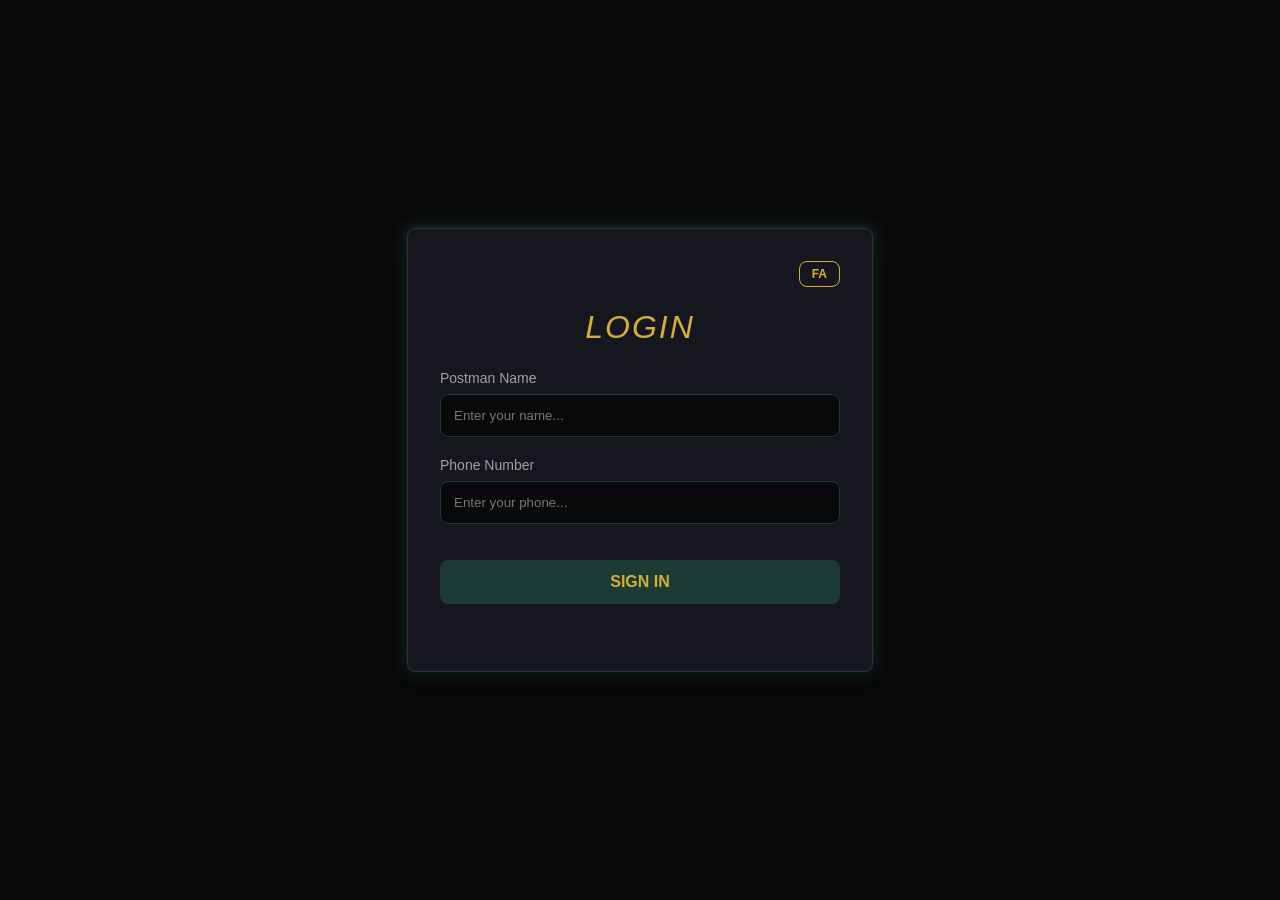
<file: PostalSystem.UI/html/index.html>
<!DOCTYPE html>
<html lang="en">
    <head>
        <meta charset="UTF-8">
        <meta name="viewport" content="width=device-width, initial-scale=1.0">
        <title>Postal System - Login</title>
        <link rel="stylesheet" href="../css/style.css">
        <link rel="stylesheet" href="../css/auth.css">
    </head>
    <body>
        <main class="card">
            <div class="nav-right">
                <button class="lang-toggle" id="langToggle">FA</button>
            </div>
            <h1 data-i18n="login_title">LOGIN</h1>
            <div class="form-group">
                <label for="name" data-i18n="login_label_name">Postman Name</label>
                <input type="text" id="name" data-i18n-placeholder="login_placeholder_name" placeholder="Enter your name...">
            </div>
            <div class="form-group">
                <label for="phone" data-i18n="login_label_phone">Phone Number</label>
                <input type="text" id="phone" data-i18n-placeholder="login_placeholder_phone" placeholder="Enter your phone...">
            </div>
            <button id="loginBtn" data-i18n="login_btn">SIGN IN</button>
            <div id="message"></div>
        </main>

        <script src="../js/i18n.js"></script>
        <script src="../js/auth.js"></script>
    </body>
</html>
</file>
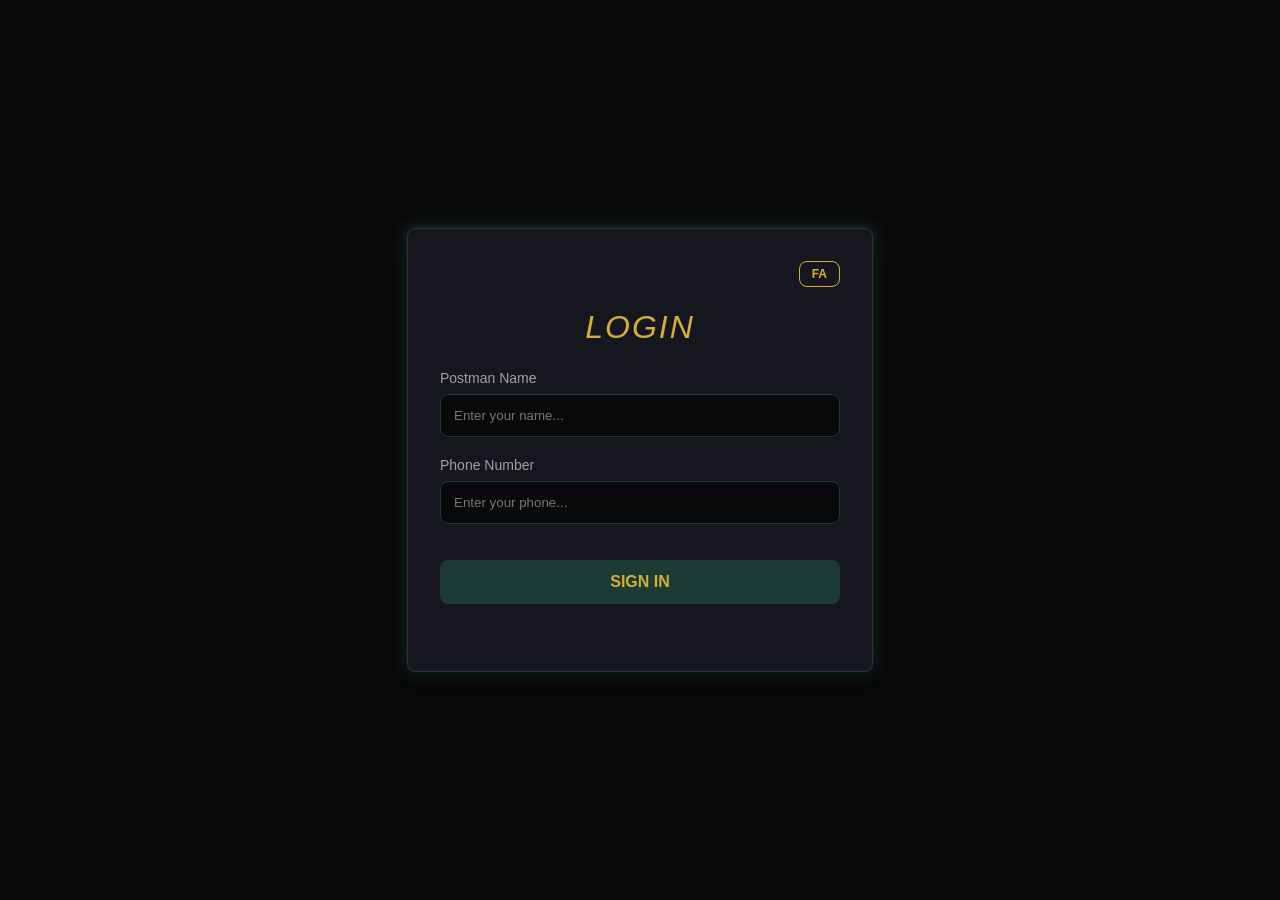
<file: PostalSystem.UI/html/cancel.html>
<!DOCTYPE html>
<html lang="en">
    <head>
        <meta charset="UTF-8">
        <meta name="viewport" content="width=device-width, initial-scale=1.0">
        <title>Cancel Package</title>
        <link rel="stylesheet" href="../css/style.css">
        <link rel="stylesheet" href="../css/cancel.css">
    </head>
    <body class="action-page">
        <div id="navbar-placeholder"></div>

        <main class="main-container">
            <div class="action-card cancel-package">
                <h2 data-i18n="cancel_page_title">Cancel Packages Which were Registered at Your Warehouse</h2>

                <section class="available-section">
                    <h3 data-i18n="cancel_avail_header">Packages Which can be Cancelled</h3>
                    <div class="table-wrapper">
                        <table class="package-table">
                            <thead>
                                <tr>
                                    <th data-i18n="col_guid">Tracking GUID</th>
                                    <th data-i18n="col_dest">Destination</th>
                                    <th data-i18n="col_fragile">Fragile</th>
                                </tr>
                            </thead>
                            <tbody id="availablePackagesList">
                                <!-- Rows added via JS -->
                            </tbody>
                        </table>
                    </div>
                </section>

                <hr class="divider">

                <section class="manual-section">
                    <h3 data-i18n="manual_header">Manual Entry</h3>
                    <div class="form-group">
                        <label for="pickGuid" data-i18n="manual_guid_label">Tracking GUID</label>
                        <input type="text" id="pickGuid" data-i18n-placeholder="manual_guid_placeholder" placeholder="Enter Tracking GUID...">
                    </div>
                    <button class="cancel-button" id="pickBtn" data-i18n="cancel_submit_btn">CANCEL THIS PACKAGE</button>
                </section>
                <div id="message"></div>
            </div>
        </main>

        <script src="../js/api.js"></script>
        <script src="../js/i18n.js"></script>
        <script src="../js/cancel.js"></script>
    </body>
</html>
</file>
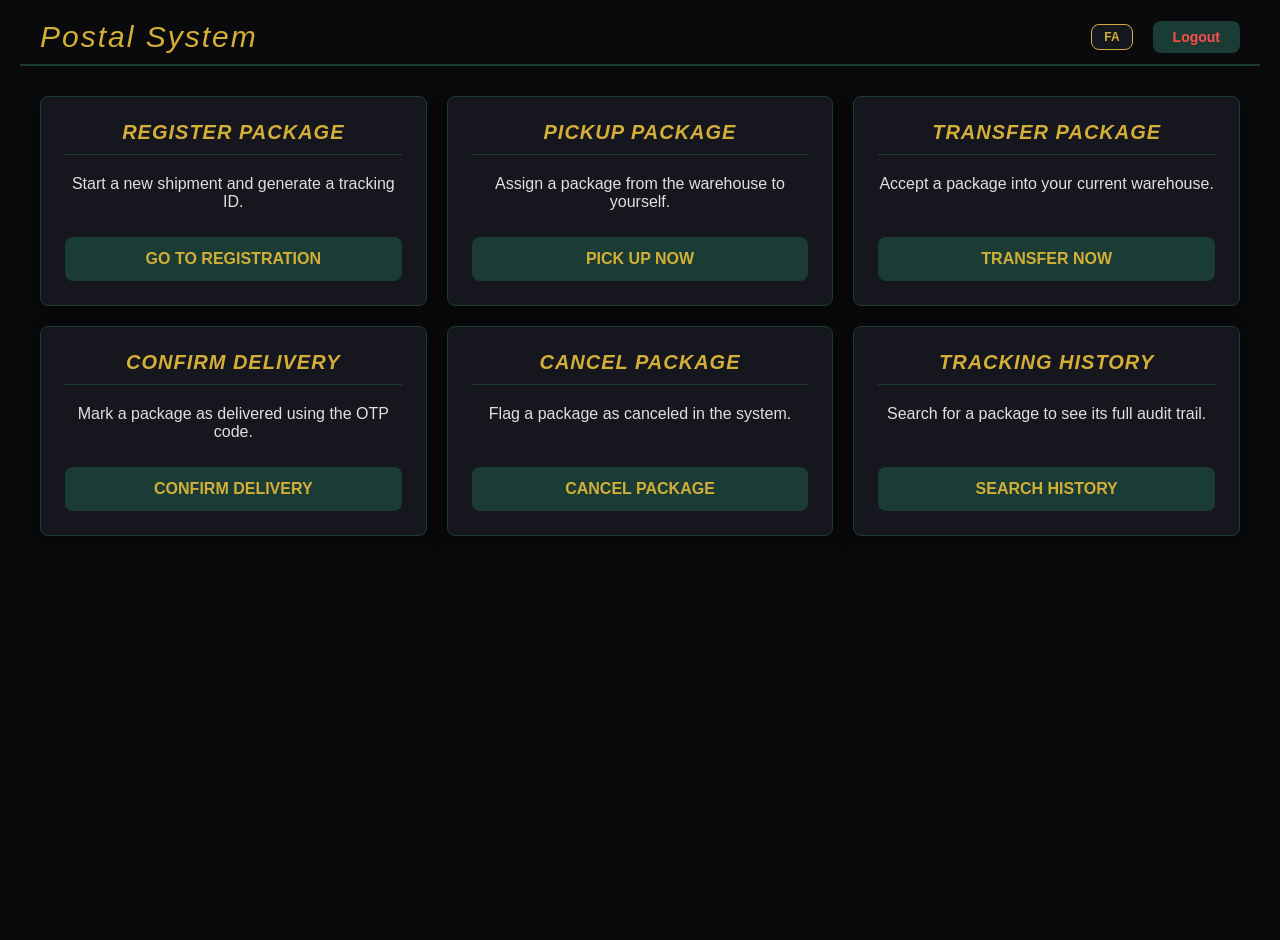
<file: PostalSystem.UI/html/dashboard.html>
<!DOCTYPE html>
<html lang="en">
    <head>
        <meta charset="UTF-8">
        <meta name="viewport" content="width=device-width, initial-scale=1.0">
        <title data-i18n="dashboard_title">Postman Dashboard - Postal Terminal</title>
        <link rel="stylesheet" href="../css/style.css">
        <link rel="stylesheet" href="../css/dashboard.css">
    </head>
    <body>
        <div id="navbar-placeholder"></div>

        <main class="dashboard-grid">
            <div class="action-card" onclick="window.location.href='register.html'">
                <h2 data-i18n="dashboard_reg_title">Register Package</h2>
                <p data-i18n="dashboard_reg_desc">Start a new shipment and generate a tracking ID.</p>
                <button data-i18n="dashboard_reg_btn">GO TO REGISTRATION</button>
            </div>

            <div class="action-card" onclick="window.location.href='pickup.html'">
                <h2 data-i18n="dashboard_pickup_title">Pickup Package</h2>
                <p data-i18n="dashboard_pickup_desc">Assign a package from the warehouse to yourself.</p>
                <button data-i18n="dashboard_pickup_btn">PICK UP NOW</button>
            </div>

            <div class="action-card" onclick="window.location.href='transfer.html'">
                <h2 data-i18n="dashboard_transfer_title">Transfer Package</h2>
                <p data-i18n="dashboard_transfer_desc">Accept a package into your current warehouse.</p>
                <button data-i18n="dashboard_transfer_btn">TRANSFER NOW</button>
            </div>

            <div class="action-card" onclick="window.location.href='deliver.html'">
                <h2 data-i18n="dashboard_deliver_title">Confirm Delivery</h2>
                <p data-i18n="dashboard_deliver_desc">Mark a package as delivered using the OTP code.</p>
                <button data-i18n="dashboard_deliver_btn">CONFIRM DELIVERY</button>
            </div>

            <div class="action-card" onclick="window.location.href='cancel.html'">
                <h2 data-i18n="dashboard_cancel_title">Cancel Package</h2>
                <p data-i18n="dashboard_cancel_desc">Flag a package as canceled in the system.</p>
                <button data-i18n="dashboard_cancel_btn">CANCEL PACKAGE</button>
            </div>

            <div class="action-card" onclick="window.location.href='history.html'">
                <h2 data-i18n="dashboard_history_title">Tracking History</h2>
                <p data-i18n="dashboard_history_desc">Search for a package to see its full audit trail.</p>
                <button data-i18n="dashboard_history_btn">SEARCH HISTORY</button>
            </div>
        </main>

        <script src="../js/i18n.js"></script>
        <script src="../js/api.js"></script>
        <script src="../js/dashboard.js"></script>
        <script>
            // Call this immediately so the page translates before the user sees the default English
            initLanguage();
        </script>
    </body>
</html>
</file>
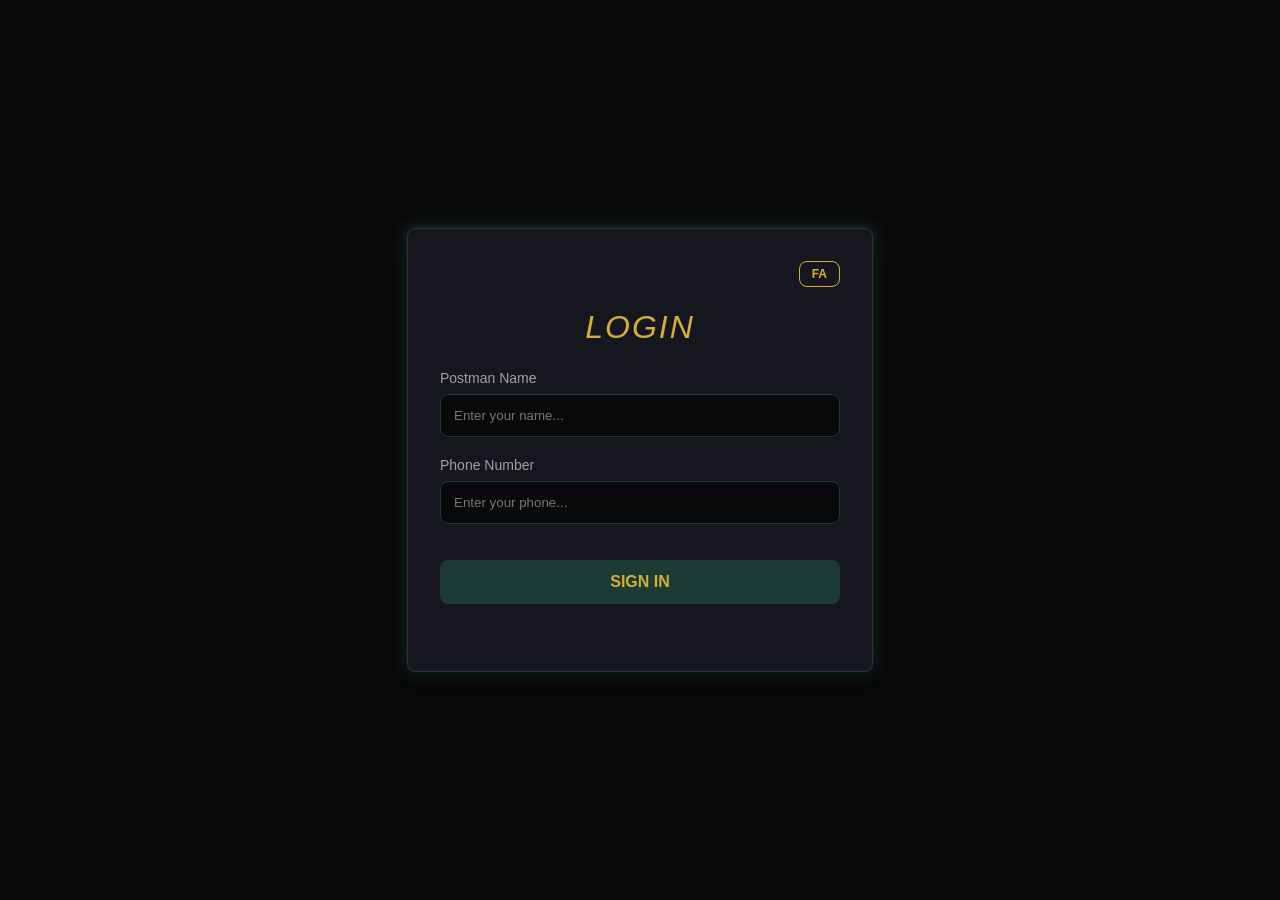
<file: PostalSystem.UI/html/deliver.html>
<!DOCTYPE html>
<html lang="en">
    <head>
        <meta charset="UTF-8">
        <meta name="viewport" content="width=device-width, initial-scale=1.0">
        <title>Deliver Package</title>
        <link rel="stylesheet" href="../css/style.css">
    </head>
    <body class="action-page">
        <div id="navbar-placeholder"></div>

        <main class="main-container">
            <div class="action-card deliver-package">
                <h2 data-i18n="deliver_page_title">Deliver a Package You Currently Have</h2>

                <section class="available-section">
                    <h3 data-i18n="deliver_avail_header">Packages You Currently Have</h3>
                    <div class="table-wrapper">
                        <table class="package-table">
                            <thead>
                                <tr>
                                    <th data-i18n="col_guid">Tracking GUID</th>
                                    <th data-i18n="col_dest">Destination</th>
                                    <th data-i18n="col_fragile">Fragile</th>
                                </tr>
                            </thead>
                            <tbody id="availablePackagesList">
                                <!-- Rows added via JS -->
                            </tbody>
                        </table>
                    </div>
                </section>

                <hr class="divider">

                <section class="manual-section">
                    <h3 data-i18n="manual_header">Manual Entry</h3>
                    <div class="form-group">
                        <label for="pickGuid" data-i18n="manual_guid_label">Tracking GUID</label>
                        <input type="text" id="pickGuid" data-i18n-placeholder="manual_guid_placeholder" placeholder="Enter Tracking GUID...">
                    </div>
                    <div class="form-group">
                        <label for="pickOtp" data-i18n="deliver_otp_label">Delivery OTP</label>
                        <input type="text" id="pickOtp" data-i18n-placeholder="deliver_otp_placeholder" placeholder="Enter The OTP provided during the package registration...">
                    </div>
                    <button id="pickBtn" data-i18n="deliver_submit_btn">DELIVER</button>
                </section>
                <div id="message"></div>
            </div>
        </main>

        <script src="../js/api.js"></script>
        <script src="../js/i18n.js"></script>
        <script src="../js/deliver.js"></script>
    </body>
</html>
</file>
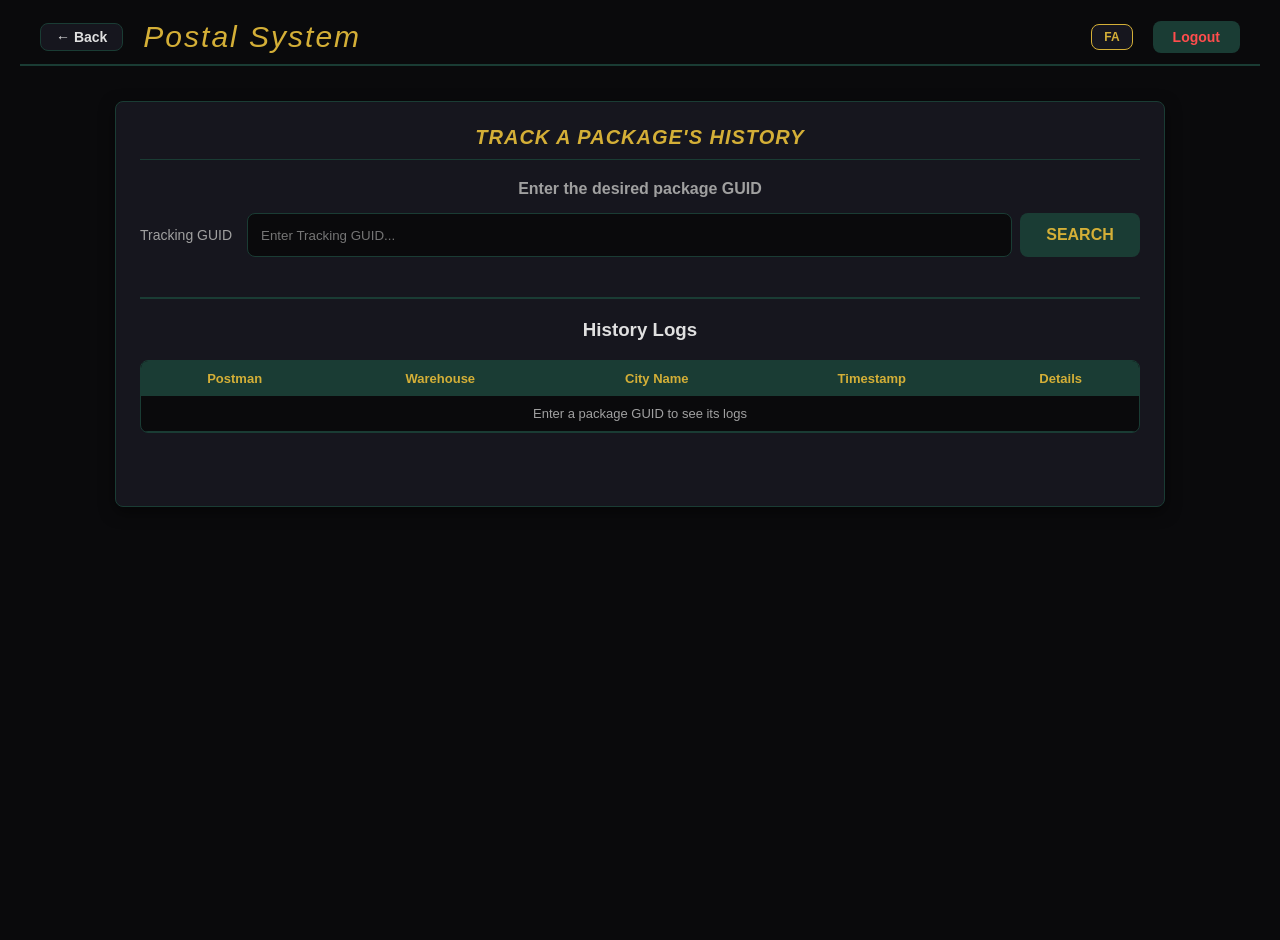
<file: PostalSystem.UI/html/history.html>
<!DOCTYPE html>
<html lang="en">
    <head>
        <meta charset="UTF-8">
        <meta name="viewport" content="width=device-width, initial-scale=1.0">
        <title>Tracking History</title>
        <link rel="stylesheet" href="../css/style.css">
        <link rel="stylesheet" href="../css/history.css">
    </head>
    <body class="action-page">
        <div id="navbar-placeholder"></div>

        <main class="main-container">
            <div class="action-card tracking-history">
                <h2 data-i18n="history_page_title">Track a package's History</h2>

                <section class="manual-section">
                    <h3 data-i18n="history_search_label">Enter the desired package GUID</h3>
                    <div class="search-container">
                        <label for="pickGuid" data-i18n="manual_guid_label">Tracking GUID:</label>
                        <div class="form-group">
                            <input type="text" id="pickGuid" data-i18n-placeholder="manual_guid_placeholder" placeholder="Enter Tracking GUID...">
                            <button id="pickBtn" data-i18n="history_search_btn">SEARCH</button>
                        </div>
                    </div>
                </section>

                <hr class="divider">

                <section class="available-section">
                    <h3 data-i18n="history_logs_header">History Logs</h3>
                    <div class="table-wrapper">
                        <table class="package-table">
                            <thead>
                                <tr>
                                    <th data-i18n="col_postman">Postman</th>
                                    <th data-i18n="col_warehouse">Warehouse</th>
                                    <th data-i18n="col_city">City Name</th>
                                    <th data-i18n="col_timestamp">Timestamp</th>
                                    <th data-i18n="col_details">Details</th>
                                </tr>
                            </thead>
                            <tbody id="trackingHistoryList">
                                <!-- Rows added via JS -->
                            </tbody>
                        </table>
                    </div>
                </section>
                <div id="message"></div>
            </div>
        </main>

        <script src="../js/api.js"></script>
        <script src="../js/i18n.js"></script>
        <script src="../js/history.js"></script>
    </body>
</html>
</file>
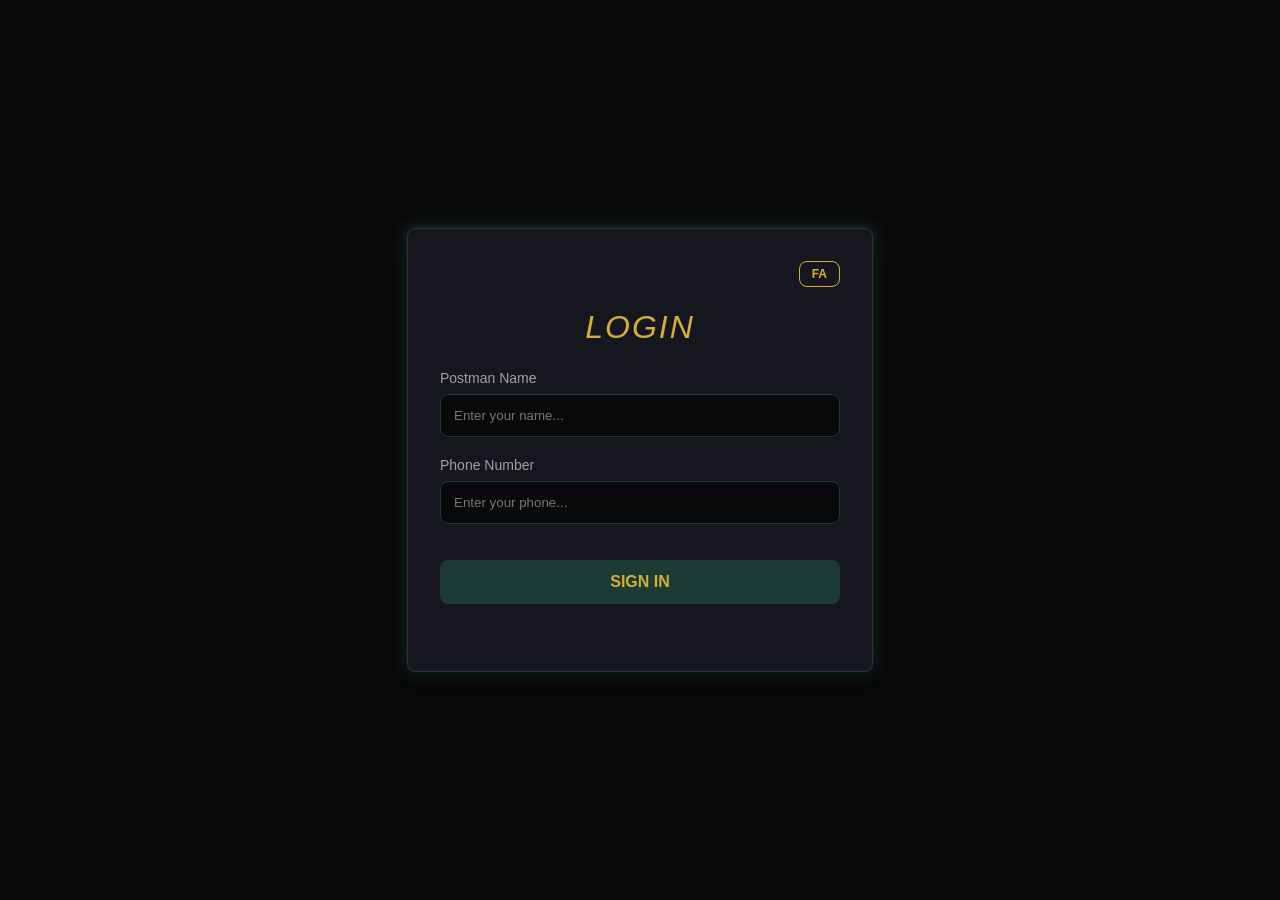
<file: PostalSystem.UI/html/pickup.html>
<!DOCTYPE html>
<html lang="en">
    <head>
        <meta charset="UTF-8">
        <meta name="viewport" content="width=device-width, initial-scale=1.0">
        <title data-i18n="pickup_page_title">Pickup Package</title>
        <link rel="stylesheet" href="../css/style.css">
    </head>
    <body class="action-page">
        <div id="navbar-placeholder"></div>

        <main class="main-container">
            <div class="action-card pickup-package">
                <h2 data-i18n="pickup_form_header">Pickup Packages from Your Warehouse</h2>

                <section class="available-section">
                    <h3 data-i18n="pickup_avail_header">Available in Your Warehouse</h3>
                    <div class="table-wrapper">
                        <table class="package-table">
                            <thead>
                                <tr>
                                    <th data-i18n="col_guid">Tracking GUID</th>
                                    <th data-i18n="col_dest">Destination</th>
                                    <th data-i18n="col_fragile">Fragile</th>
                                </tr>
                            </thead>
                            <tbody id="availablePackagesList">
                                <!-- Rows added via JS -->
                            </tbody>
                        </table>
                    </div>
                </section>

                <hr class="divider">

                <section class="manual-section">
                    <h3 data-i18n="manual_header">Manual Entry</h3>
                    <div class="form-group">
                        <label for="pickGuid" data-i18n="manual_guid_label">Tracking GUID</label>
                        <input type="text" id="pickGuid" data-i18n-placeholder="manual_guid_placeholder" placeholder="Enter Tracking GUID...">
                    </div>
                    <button id="pickBtn" data-i18n="pickup_submit_btn">PICK UP</button>
                </section>
                <div id="message"></div>
            </div>
        </main>

        <script src="../js/i18n.js"></script>
        <script src="../js/api.js"></script>
        <script src="../js/pickup.js"></script>
        <script>
            initLanguage();
        </script>
    </body>
</html>
</file>
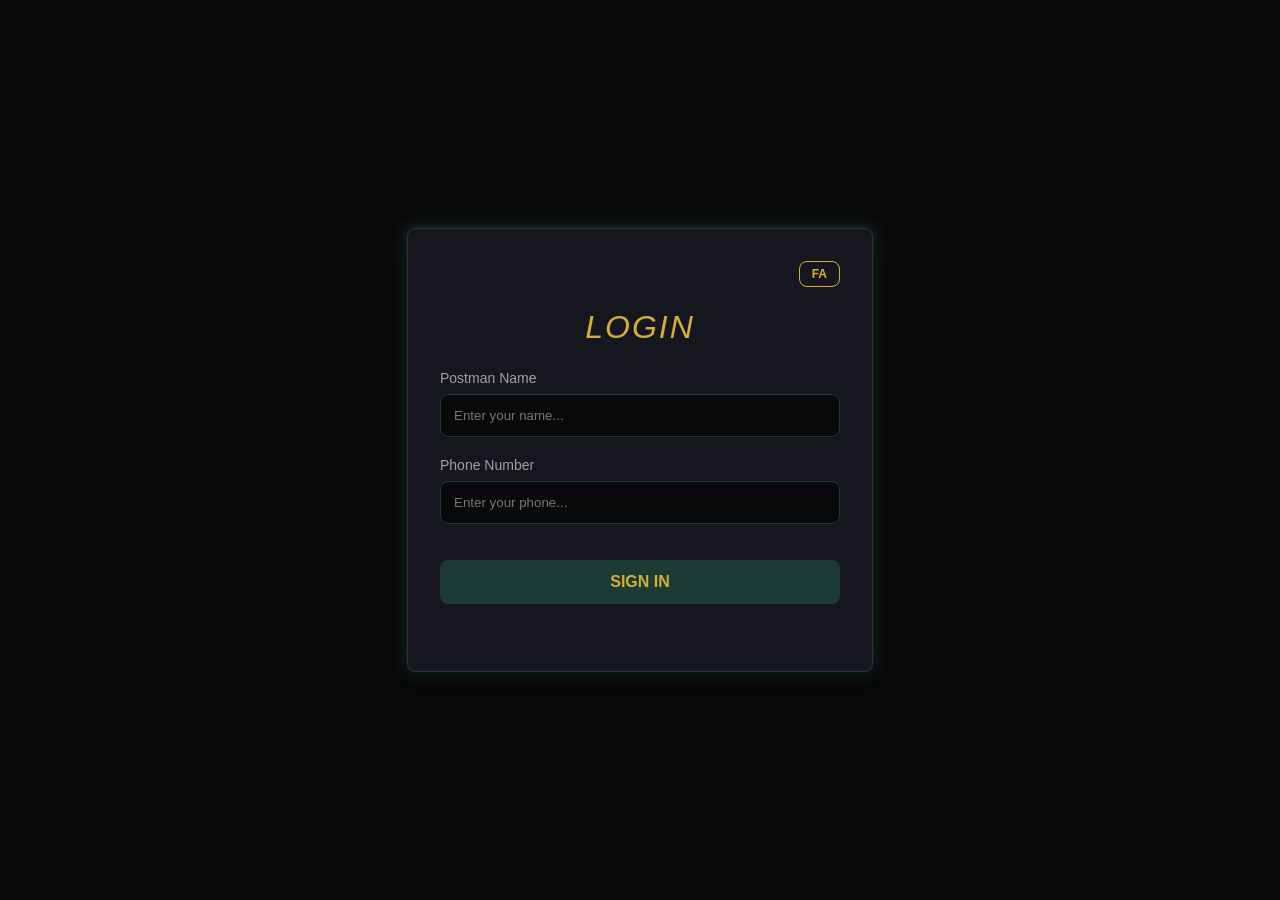
<file: PostalSystem.UI/html/register.html>
<!DOCTYPE html>
<html lang="en">
    <head>
        <meta charset="UTF-8">
        <meta name="viewport" content="width=device-width, initial-scale=1.0">
        <title data-i18n="reg_page_title">Register Package - Postal Terminal</title>
        <link rel="stylesheet" href="../css/style.css">
        <link rel="stylesheet" href="../css/register.css">
    </head>
    <body class="action-page">
        <div id="navbar-placeholder"></div>

        <main class="main-container">
            <div class="action-card register-package">
                <h2 data-i18n="reg_form_header">Register New Packages</h2>

                <div class="form-group">
                    <label for="regDestCitySelect" data-i18n="reg_city_label">Destination City</label>
                    <select id="regDestCitySelect" class="form-control">
                        <option value="" data-i18n="reg_city_placeholder">-- Select Destination City --</option>
                    </select>
                </div>

                <div class="form-group">
                    <label for="regAddress" data-i18n="reg_addr_label">Destination Address</label>
                    <input type="text" id="regAddress" data-i18n-placeholder="reg_addr_placeholder" placeholder="Street, House №, Apartment...">
                </div>

                <div class="form-group fragile">
                    <label for="regFragile" class="fragile-label">
                        <input type="checkbox" id="regFragile">
                        <span data-i18n="reg_fragile_label">Fragile Package</span>
                    </label>
                </div>

                <button id="regBtn" data-i18n="reg_submit_btn">Register Package</button>
                <div id="message"></div>
            </div>
        </main>

        <script src="../js/i18n.js"></script>
        <script src="../js/api.js"></script>
        <script src="../js/register.js"></script>
        <script>
            initLanguage();
        </script>
    </body>
</html>
</file>
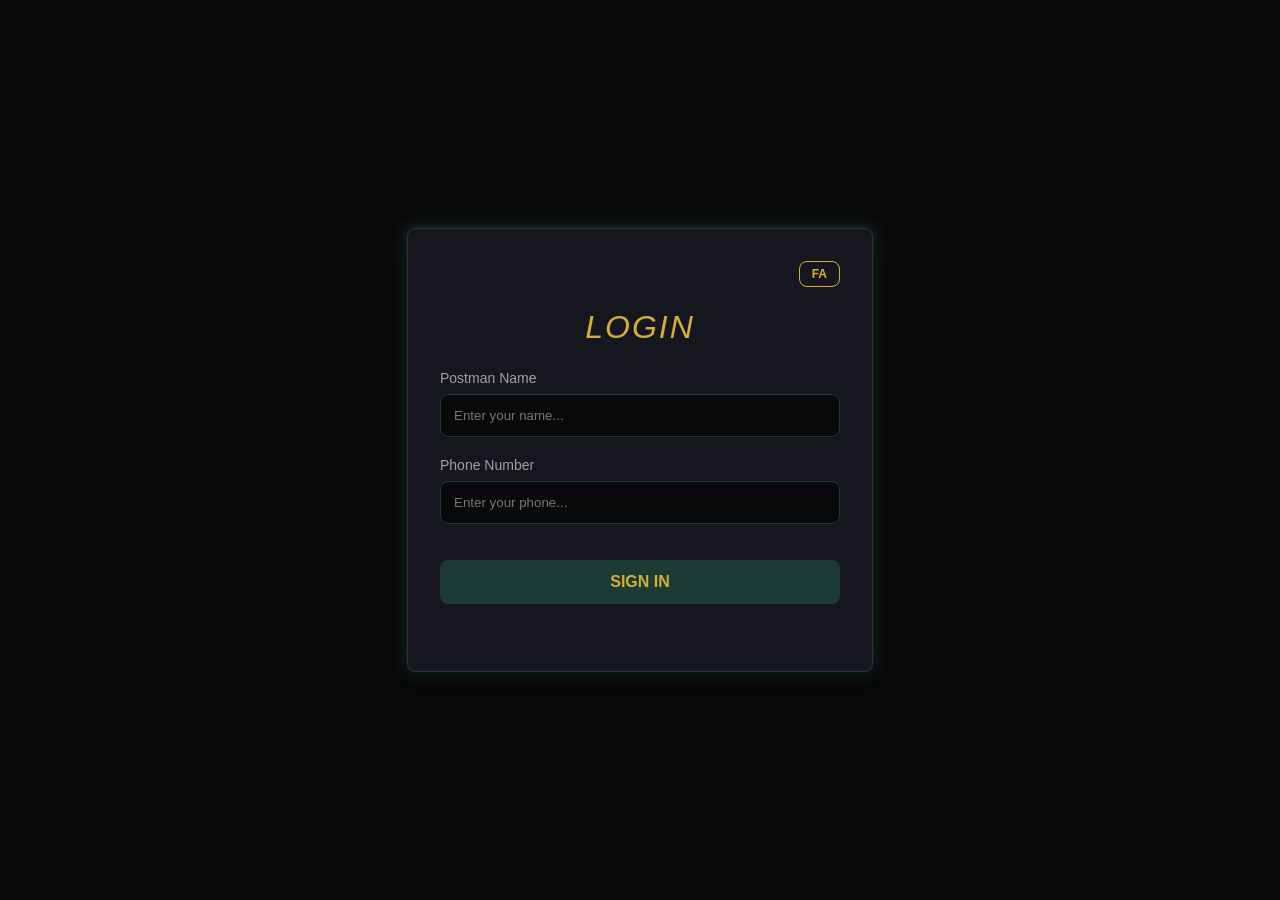
<file: PostalSystem.UI/html/transfer.html>
<!DOCTYPE html>
<html lang="en">
    <head>
        <meta charset="UTF-8">
        <meta name="viewport" content="width=device-width, initial-scale=1.0">
        <title>Transfer Package</title>
        <link rel="stylesheet" href="../css/style.css">
    </head>
    <body class="action-page">
        <div id="navbar-placeholder"></div>

        <main class="main-container">
            <div class="action-card transfer-package">
                <h2 data-i18n="transfer_page_title">Transfer Packages to Your Warehouse</h2>

                <section class="available-section">
                    <h3 data-i18n="transfer_avail_title">Available to Transfer to Your Warehouse</h3>
                    <div class="table-wrapper">
                        <table class="package-table">
                            <thead>
                                <tr>
                                    <th data-i18n="col_guid">Tracking GUID</th>
                                    <th data-i18n="col_dest">Destination</th>
                                    <th data-i18n="col_fragile">Fragile</th>
                                </tr>
                            </thead>
                            <tbody id="availablePackagesList">
                                <!-- Rows added via JS -->
                            </tbody>
                        </table>
                    </div>
                </section>

                <hr class="divider">

                <section class="manual-section">
                    <h3 data-i18n="manual_header">Manual Entry</h3>
                    <div class="form-group">
                        <label for="pickGuid" data-i18n="manual_guid_label">Tracking GUID</label>
                        <input type="text" id="pickGuid" data-i18n-placeholder="manual_guid_placeholder" placeholder="Enter Tracking GUID...">
                    </div>
                    <button id="pickBtn" data-i18n="transfer_submit_btn">TRANSFER</button>
                </section>
                <div id="message"></div>
            </div>
        </main>

        <script src="../js/api.js"></script>
        <script src="../js/i18n.js"></script>
        <script src="../js/transfer.js"></script>
    </body>
</html>
</file>
<file: PostalSystem.UI/css/style.css>
:root {
    /* Wildhunt Academy Theme */
    --bg-color: #0a0a0c;            /* Midnight Black */
    --bg-card: #16161e;             /* Slightly lighter black/purple */
    --primary-color: #1a3c34;       /* Dark Forest Green */
    --secondary-color: #6a0dad;     /* Purple for a magical contrast! */
    --accent: #d4af37;              /* Gold (Contrasts well with Dark Greens!) */
    --text-main: #e0e0e0;           /* Off-white/Silver text */
    --text-muted: #a0a0a0;          /* Muted silver */
    --shadow: rgba(0, 0, 0, 0.5);   
    --success: #00ff7f;             /* Bright Spring Green (temp: 4caf50)*/
    --error: #ff4d4d;               /* Eri's Witch Hat Red */
    --cancel-btn: #600;             /* Dark red color that matches both `--error` and `--primary-color`! */

    --transition: all 0.3s ease;
    --radius: 8px;

    --primary-font: 'Book Antiqua', 'Segoe UI', Roboto, Helvetica, Arial, sans-serif;
    --secondary-font: 'Bookman Old Style', 'Segoe UI', Roboto, Helvetica, Arial, sans-serif;
}

body {
    background-color: var(--bg-color);
    color: var(--text-main);
    font-family: var(--primary-font);
    margin: 0;
    display: flex;
    justify-content: center;
    align-items: center;
    min-height: 100vh;
}

.card {
    background-color: var(--bg-card);
    border: 1px solid var(--primary-color);
    border-radius: var(--radius);
    padding: 32px;
    box-shadow: 0 10px 30px var(--shadow), 0 0 15px var(--primary-color);
    width: 100%;
    max-width: 400px;
    text-align: center;
}

h1 {
    color: var(--accent);
    margin-bottom: 24px;
    font-weight: 300;
    font-style: italic; /*temp*/
    letter-spacing: 2px;
}

label {
    display: block;
    color: var(--text-muted);
    font-size: 14px;
}

input {
    width: 100%;
    padding: 13px;
    background-color: var(--bg-color);
    border: 1px solid var(--primary-color);
    border-radius: var(--radius);
    color: var(--text-main);
    box-sizing: border-box;
    transition: var(--transition);
}

input:focus,
select:focus {
    outline: none;
    border-color: var(--accent);
    box-shadow: 0 0 8px var(--secondary-color);
}

button {
    width: 100%;
    padding: 13px;
    background-color: var(--primary-color);
    color: var(--accent);
    border: none;
    border-radius: var(--radius);
    cursor: pointer;
    font-weight: bold;
    font-size: 16px;
    font-family: var(--secondary-font);
    transition: var(--transition);
    margin-top: 16px;
}

button:hover {
    background-color: var(--secondary-color);
    transform: translateY(-2px);
}

#message {
    margin-top: 16px;
    font-size: 14px;
    min-height: 19px;
}

.error-text {
    color: var(--error);
}

.success-text {
    color: var(--success);
}

/* Page Navigation */
.nav-header {
    display: flex;
    justify-content: space-between;
    align-items: center;
    max-width: 1200px;
    margin: 0 auto 30px auto;
    padding: 0 20px 10px;
    border-bottom: 2px solid var(--primary-color);
}

.nav-left, .nav-right {
    display: flex;
    align-items: center;
    gap: 20px;
}

.nav-back-btn {
    width: auto;
    padding: 5px 15px;
    margin: 0;
    font-size: 14px;
    background-color: var(--bg-card);
    border: 1px solid var(--primary-color);
    color: var(--text-main)
}

.nav-back-btn:hover {
    background-color: var(--secondary-color);
    color: var(--accent);
}

.lang-toggle {
    background: var(--bg-card);
    border: 1px solid var(--accent);
    color: var(--accent);
    width: auto;
    margin: 0;
    padding: 5px 12px;
    font-size: 12px;
    cursor: pointer;
    border-radius: var(--radius);
    transition: var(--transition);
}

.lang-toggle:hover {
    background-color: var(--accent);
    color: var(--bg-color);
}

.logout-btn {
    width: auto;
    padding: 8px 20px;
    margin: 0;
    font-size: 14px;
    border-color: var(--error);
    color: var(--error);
}

.logout-btn:hover {
    background: var(--error);
    color: var(--text-main);
}

/* Page Layout */
.page-title {
    font-size: 30px;
    margin: 0;
    color: var(--accent);
}

.main-container {
    display: flex;
    justify-content: center;
    align-items: flex-start;
    padding-top: 5px;
    width: 100%;
}

.form-group {
    margin-bottom: 20px;
    display: flex;
    flex-direction: column;
    gap: 8px;
    text-align: start;
}

.form-group.fragile {
    margin-bottom: 0;
}

.action-card {
    background-color: var(--bg-card);
    border: 1px solid var(--primary-color);
    border-radius: var(--radius);
    padding: 24px;
    box-shadow: 0 5px 15px var(--shadow);
    text-align: center;
}

.action-card p {
    height: 30px;
}

.action-card h2 {
    color: var(--accent);
    margin-top: 0;
    font-size: 20px;
    border-bottom: 1px solid var(--primary-color);
    padding-bottom: 10px;
    margin-bottom: 20px;
    text-transform: uppercase;
    font-style: italic; /* temp */
    letter-spacing: 1px;
}

.available-section {
    margin-bottom: 30px;
}

.manual-section h3 {
    color: var(--text-muted);
    font-size: 16px;
    margin-bottom: 15px;
}

.cancel-package,
.pickup-package,
.deliver-package,
.register-package,
.transfer-package {
    width: 500px;
}

.tracking-history {
    width: 1000px;
}

.form-group.fragile {
    display: flex; 
    gap: 10px;
    cursor: pointer;
    width: fit-content;
}

.fragile-label input {
    width: auto;
}

.fragile-label {
    display: inline-flex;
    align-items: center;
    gap: 8px;
    user-select: none;
    cursor: pointer;
}

.table-wrapper {
    max-height: 250px;
    overflow-y: auto;
    border: 1px solid var(--primary-color);
    border-radius: var(--radius);
    background: var(--bg-color);
}

.package-table {
    width: 100%;
    border-collapse: collapse;
    font-size: 13px;
}

.package-table th {
    background: var(--primary-color);
    color: var(--accent);
    position: sticky;
    top: 0;
    padding: 10px;
    text-align: center;
}

.package-table td {
    padding: 10px;
    border-bottom: 1px solid var(--primary-color);
    cursor: pointer;
}

.package-table tr:hover td {
    background: var(--secondary-color);
    color: var(--accent);
}

.package-table tr.selected td {
    background: var(--accent) !important;
    color: var(--bg-color) !important;
    font-weight: bold;
}

.divider {
    border: 0;
    border-top: 2px solid var(--primary-color);
    margin: 20px 0;
}

.action-page {
    display: block;
    padding: 20px;
}
</file>
<file: PostalSystem.UI/css/auth.css>
.lang-toggle {
    margin-inline-start: auto;
}
</file>
<file: PostalSystem.UI/css/cancel.css>
.cancel-button {
    background-color: var(--cancel-btn);
}

.cancel-button:hover {
    background-color: var(--error);
}
</file>
<file: PostalSystem.UI/css/dashboard.css>
body {
    display: block;
    padding: 20px;
}

.action-card {
    cursor: pointer;
}

.action-card:hover {
    transform: translateY(-2px);
    transition: var(--transition);
}

.dashboard-grid {
    display: grid;
    grid-template-columns: repeat(auto-fit, minmax(350px, 1fr));
    gap: 20px;
    max-width: 1200px;
    margin: 0 auto;
}
</file>
<file: PostalSystem.UI/css/history.css>
.search-container {
    display: flex;
    gap: 15px;
}

.search-container label {
    align-self: center;
    padding-bottom: 20px;
}

.search-container .form-group {
    flex: 1;
    flex-direction: row;
}

.search-container .form-group input {
    max-height: 50px;
}

.search-container .form-group button {
    max-height: 50px;
    max-width: 120px;
    white-space: nowrap;
    margin: 0;
}
</file>
<file: PostalSystem.UI/css/register.css>
.form-control {
    background-color: var(--bg-color);
    color: var(--text-main);
    border: 1px solid var(--primary-color);
    border-radius: var(--radius);
    padding: 13px;
    transition: var(--transition);
}
</file>
